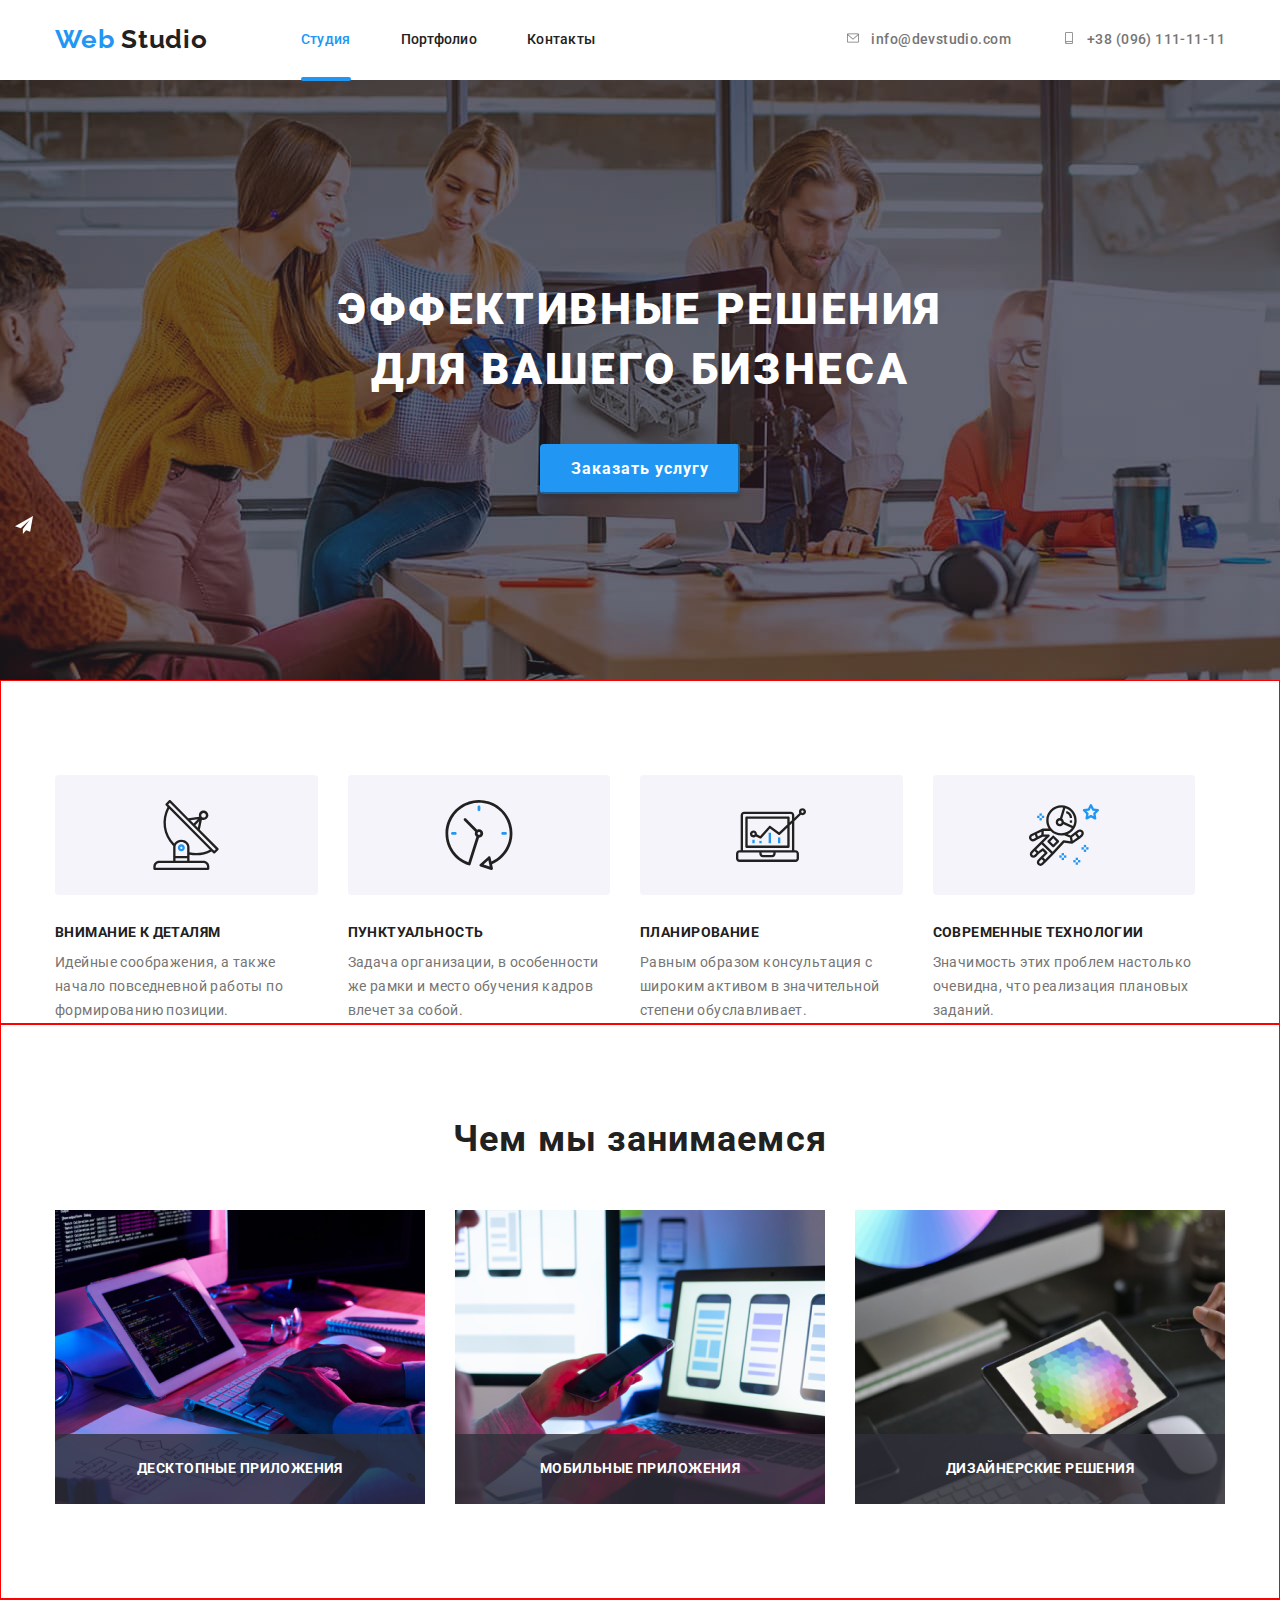
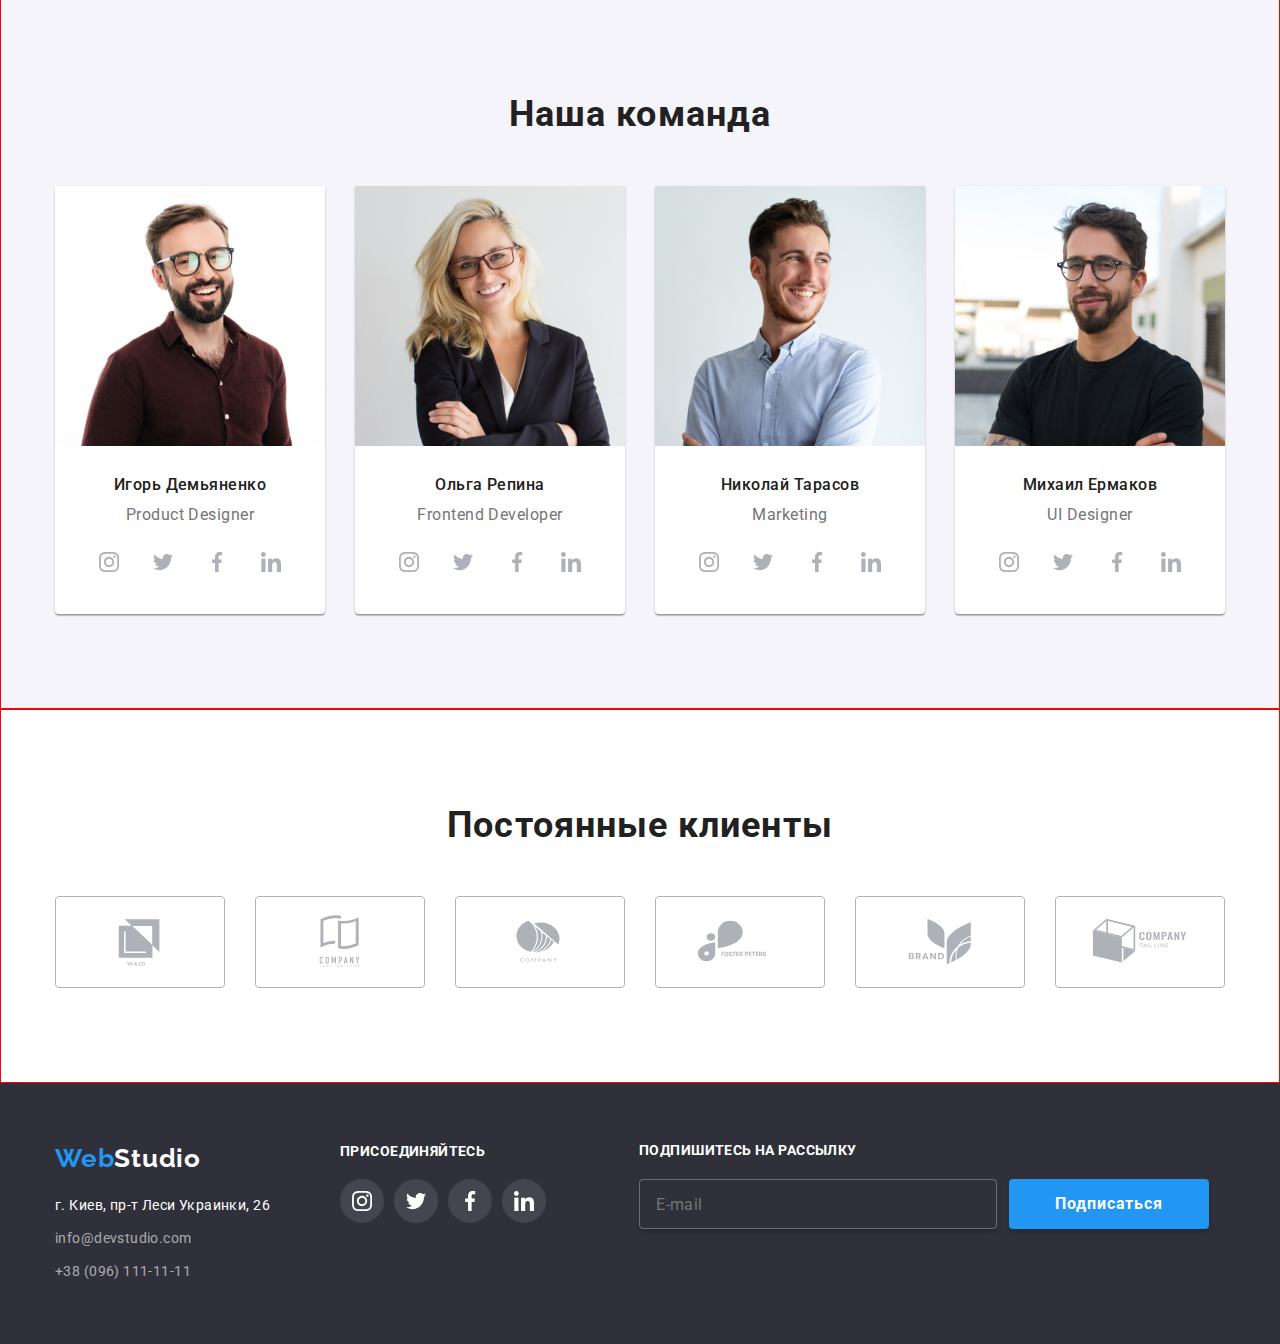
<file: index.html>
<!DOCTYPE html>
<html lang="ru">
  <head>
    <meta charset="UTF-8" />
    <meta http-equiv="X-UA-Compatible" content="IE=edge" />
    <meta name="viewport" content="width=device-width, initial-scale=1.0" />
    <title>Document</title>
    <link
      rel="stylesheet"
      href="https://cdnjs.cloudflare.com/ajax/libs/modern-normalize/1.1.0/modern-normalize.min.css"
    />
    <link rel="preconnect" href="https://fonts.googleapis.com" />
    <link rel="preconnect" href="https://fonts.gstatic.com" crossorigin />
    <link
      href="https://fonts.googleapis.com/css2?family=Raleway:wght@700&family=Roboto:wght@400;500;700;900&display=swap"
      rel="stylesheet"
    />
    <link rel="stylesheet" href="./css/style.css" />
  </head>
  <body>
    <!--Шапка-->
    <header class="page-header">
      <div class="container main-nav">
        <a lang="en" href="" class="logo"> <span>Web</span> Studio</a>
        <nav>
          <ul class="page-nav">
            <li class="item">
              <a class="page-link current" href="./index.html">Студия</a>
            </li>
            <li class="item">
              <a class="page-link " href="./portfolio.html">Портфолио</a>
            </li>
            <li class="item">
              <a class="page-link  " href="">Контакты</a>
              
            </li>
          </ul>
        </nav>

        <a class="contacts" href="mailto:info@devstudio.com">
          <svg class="contacts-icons">
            <use href="./images/icons.svg#envelope"></use></svg
          >info@devstudio.com</a
        >
        <a class="contacts" href="tel:+380961111111"
          ><svg class="contacts-icons">
            <use href="./images/icons.svg#smartphone"></use>
          </svg>
          +38 (096) 111-11-11</a
        >
      </div>
    </header>
    <main>
      <!--Ефективные решения-->

      <section class="effective-solutions">
        <div class="container">
          <h1 class="effective-title">
            Эффективные решения <br />
            для вашего бизнеса
          </h1>
          <button data-modal-open class="effective-buttons "  type="button">
            Заказать услугу
          </button>
        </div>
      </section>

      <!--Особености-->
      <section class="peculiarities">
        <div class="container">
          <ul class="peculiarities-list">
            <li class="items icon-satellite">
              
              <h3 class="peculiarities-title">Внимание к деталям</h3>
              <p class="peculiarities-text">
                Идейные соображения, а также начало повседневной работы по
                формированию позиции.
              </p>
            </li>
            <li class="items icon-clock " >
              
              <h3 class="peculiarities-title">Пунктуальность</h3>
              <p class="peculiarities-text">
                Задача организации, в особенности же рамки и место обучения
                кадров влечет за собой.
              </p>
            </li>
            <li class="items icon-diagram">
              <h3 class="peculiarities-title">Планирование</h3>
              <p class="peculiarities-text">
                Равным образом консультация с широким активом в значительной
                степени обуславливает.
              </p>
            </li>
            <li class="items icon-astronaut">
              <h3 class="peculiarities-title">Современные технологии</h3>
              <p class="peculiarities-text">
                Значимость этих проблем настолько очевидна, что реализация
                плановых заданий.
              </p>
            </li>
          </ul>
        </div>
      </section>
      <!--Чем занимаемся-->
      <section class="work">
        <div class="container">
          <h3 class="work-title">Чем мы занимаемся</h3>
          <ul class="photo">
            <li class="photo-item">
              <div class="img">
              <img src="./images/img1.jpg" alt="смена дисплея" width="370" />
              <div class="img-info">
                <h4 img-title> Десктопные приложения </h4>
              </div>
            </div>
            </li>
            <li class="photo-item">
              <div class="img">
              <img src="./images/img2.jpg" alt="Печатать" width="370" />
              <div class="img-info">
                <h4>Мобильные приложения</h4>
              </div>
            </div>
            </li>
            <li class="photo-item">
              <div class="img">
                <img src="./images/img3.jpg" alt="Смена цвета" width="370" />
                <div class="img-info">
                  <h4>Дизайнерские решения</h4>
                </div>
              </div>
              </li>

          </ul>
        </div>
      </section>
      <!--Наша Комана-->
      <section class="team">
        <div class="container">
          <h2 class="team-title">Наша команда</h2>
          <ul class="team-list">
            <li class="team-item">
              <img src="./images/igor.jpg" alt="Игорь" width="270" />
              <div class="team-wrap">
                <h3 class="team-name">Игорь Демьяненко</h3>
                <p class="team-text" lang="en">Product Designer</p>
               <ul class="social-list">
                <li class="social-item"> <a href="" class="social-link">
                  <svg class="social-icon" width="20" height="20">
                    <use href="./images/icons.svg#instagram" ></use>
                  </svg>
                </a> </li>
                <li class="social-item"><a href="" class="social-link">
                  <svg class="social-icon" width="20" height="20">
                    <use href="./images/icons.svg#twitter" ></use>
                  </svg>
                </a> </li>
                <li class="social-item"><a href="" class="social-link">
                  <svg class="social-icon" width="20" height="20">
                    <use href="./images/icons.svg#facebook" ></use>
                  </svg>
                </a> </li>
                <li class="social-item"><a href="" class="social-link">
                  <svg class="social-icon" width="20" height="20">
                    <use href="./images/icons.svg#linkedin" ></use>
                  </svg>
                </a> </li>
              </ul>
              </div>
            </li>
            <li class="team-item">
              <img src="./images/olga.jpg" alt="Ольга" width="270" />
              <div class="team-wrap">
                <h3 class="team-name">Ольга Репина</h3>
                <p class="team-text" lang="en">Frontend Developer</p>
              <ul class="social-list">
                <li class="social-item"> <a href="" class="social-link">
                  <svg class="social-icon" width="20" height="20">
                    <use href="./images/icons.svg#instagram" ></use>
                  </svg>
                </a> </li>
                <li class="social-item"><a href="" class="social-link">
                  <svg class="social-icon" width="20" height="20">
                    <use href="./images/icons.svg#twitter" ></use>
                  </svg>
                </a> </li>
                <li class="social-item"><a href="" class="social-link">
                  <svg class="social-icon" width="20" height="20">
                    <use href="./images/icons.svg#facebook" ></use>
                  </svg>
                </a> </li>
                <li class="social-item"><a href="" class="social-link">
                  <svg class="social-icon" width="20" height="20">
                    <use href="./images/icons.svg#linkedin" ></use>
                  </svg>
                </a> </li>
              </div>
            </li>
            <li class="team-item" i>
              <img src="./images/nikolay.jpg" alt="Николай" width="270" />
              <div class="team-wrap">
                <h3 class="team-name">Николай Тарасов</h3>
                <p class="team-text" lang="en">Marketing</p>
              <ul class="social-list">
                <li class="social-item"> <a href="" class="social-link">
                  <svg class="social-icon" width="20" height="20">
                    <use href="./images/icons.svg#instagram" ></use>
                  </svg>
                </a> </li>
                <li class="social-item"><a href="" class="social-link">
                  <svg class="social-icon" width="20" height="20">
                    <use href="./images/icons.svg#twitter" ></use>
                  </svg>
                </a> </li>
                <li class="social-item"><a href="" class="social-link">
                  <svg class="social-icon" width="20" height="20">
                    <use href="./images/icons.svg#facebook" ></use>
                  </svg>
                </a> </li>
                <li class="social-item"><a href="" class="social-link">
                  <svg class="social-icon" width="20" height="20">
                    <use href="./images/icons.svg#linkedin" ></use>
                  </svg>
                </a> </li>
              </div>
            </li>
            <li class="team-item">
              <img src="./images/michael.jpg" alt="Михаил" width="270" />
              <div class="team-wrap">
                <h3 class="team-name">Михаил Ермаков</h3>
                <p class="team-text" lang="en">UI Designer</p>
              <ul class="social-list">
                <li class="social-item"> <a href="" class="social-link">
                  <svg class="social-icon" width="20" height="20">
                    <use href="./images/icons.svg#instagram" ></use>
                  </svg>
                </a> </li>
                <li class="social-item"><a href="" class="social-link">
                  <svg class="social-icon" width="20" height="20">
                    <use href="./images/icons.svg#twitter" ></use>
                  </svg>
                </a> </li>
                <li class="social-item"><a href="" class="social-link">
                  <svg class="social-icon" width="20" height="20">
                    <use href="./images/icons.svg#facebook" ></use>
                  </svg>
                </a> </li>
                <li class="social-item"><a href="" class="social-link">
                  <svg class="social-icon" width="20" height="20">
                    <use href="./images/icons.svg#linkedin" ></use>
                  </svg>
                </a> </li>
              </div>
            </li>
          </ul>
        </div>
      </section>
      <!--Постояные клиенты-->
      <section class="regular-customers">
        <div class="container">
          <h3 class="clients">Постоянные клиенты</h3>
          <ul class="customer-list">
            <li class="customer-item">
             <a href="" class="customer-link">
              <svg class="customer-icon" width="106px" heigt="60px">
                <use href="./images/icons.svg#yoco"></use>
              </svg></a>
            </li>
            <li class="customer-item">
              <a href="" class="customer-link">
              <svg class="customer-icon " width="106" heigt="60">
                <use href="./images/icons.svg#teglinehere"></use>
              </svg></a>
            </li>
            <li class="customer-item">
              <a href="" class="customer-link">
              <svg class="customer-icon" width="106" heigt="60">
                <use href="./images/icons.svg#company"></use>
              </svg></a>
            </li>
            <li class="customer-item">
              <a href="" class="customer-link">
              <svg class="customer-icon" width="106" heigt="60">
                <use href="./images/icons.svg#fosterpeters"></use>
              </svg></a>
            </li>
            <li class="customer-item">
              <a href="" class="customer-link">
              <svg class="customer-icon" width="106" heigt="60">
                <use href="./images/icons.svg#brand"></use>
              </svg></a>
            </li>
            <li class="customer-item">
              <a href="" class="customer-link">
              <svg class="customer-icon" width="106" heigt="60">
                <use href="./images/icons.svg#tegline"></use>
              </svg></a>
            </li>
          </ul>
        </div>
      </section>
    </main>
    <!--Подвал-->

    <footer class="footer">
      <div class="container contaiter-footer" >
        <div class="address-footer" >
        <a class="logo" lang="en" href=""><span>Web</span>Studio</a>
        <address class="address">г. Киев, пр-т Леси Украинки, 26</address>
        <a class="footer-contacts" href="mailto:info@devstudio.com"
          >info@devstudio.com</a
        >
        <a class="footer-contacts" href="tel:+380961111111"
          >+38 (096) 111-11-11</a
        >
      </div>
      <div class="join-box ">
        <p class="join-title">присоединяйтесь</p>
        <ul class="join-list">
          <li class="join-item"><a class="join-link" href=""><svg class="join-icon" width="20" height="20">
            <use href="./images/icons.svg#instagram"></use>
          </svg> </a></li>
          <li class="join-item"><a href="" class="join-link"><svg class="join-icon"width="20" height="20">
            <use href="./images/icons.svg#twitter "></use></a></li>
          <li class="join-item"><a href="" class="join-link"><svg class="join-icon" width="20" height="20">
            <use href="./images/icons.svg#facebook"></use></a></li>
          <li class="join-item"><a href="" class="join-link"><svg class="join-icon" width="20" height="20">
            <use href="./images/icons.svg#linkedin"></use></a></li>
        </ul>
      </div>
         <form class="join-us">
        <p class="join-title-us">Подпишитесь на рассылку</p>
        <div class="join-form">
          <label for="mail" class="form-label visually-hidden">Почта</label>
          <input type="email" class="join-us-mail" name="mail" id="mail" placeholder="E-mail">
          <button type="submit" class="button-close">
            <b class="button-text">Подписаться</b>
            <svg class="form-icon" width="18" heigth="18">
              <use href="./images/icons.svg#icon-send"></use>
            </svg>
          </button>

        </div>
      </form>

    </div>
     
    </footer>
    <div class="backdrop is-hidden" data-modal>
      <div class="modal">
        <h2 class="form-title">Оставьте свои данные, мы вам перезвоним </h2>
        <form  class="form" autocomplete="off">
            <div class="form-block" role="group">
              <label class="form-label" for="name">Имя</label>
              <input class="form-input" type="name" id="name">
              <svg class="form-icon" width="18" height="18">
                <use href="./images/icons.svg#person"></use>
              </svg>
            </div>
            <div class="form-block" role="group">
             <label class="form-label" for="tel">Телефон</label>
             <input class="form-input" type="tel" id="tel">
             <svg class="form-icon" width="18" height="18">
                <use href="./images/icons.svg#phone"></use>
              </svg>
            </div>
            <div class="form-block" role="group">
              <label class="form-label" for="mail">Почта</label>
              <input class="form-input" type="mail" id="mail">
              <svg class="form-icon" width="18" height="18">
                  <use href="./images/icons.svg#maill"></use>
                </svg>
            </div> 
            <div class="form-block-textarea">
              <label class="form-label" for="textarea">Комментарий</label>
              <textarea class="form-textarea"  id="textarea" placeholder="Введите текст"></textarea>
            </div>  
          
            <button class="form-button"  >Отправить</button>
        
          </form>

        
         <button type="button" class="close" data-modal-close>
            <svg class="icon-close" width="11" height="11">
               <use href="./images/icons.svg#close"></use>
            </svg>
         </button>
      </div>

    </div>
    <script src="./js/modal.js"></script>
  </body>
</html>
</file>
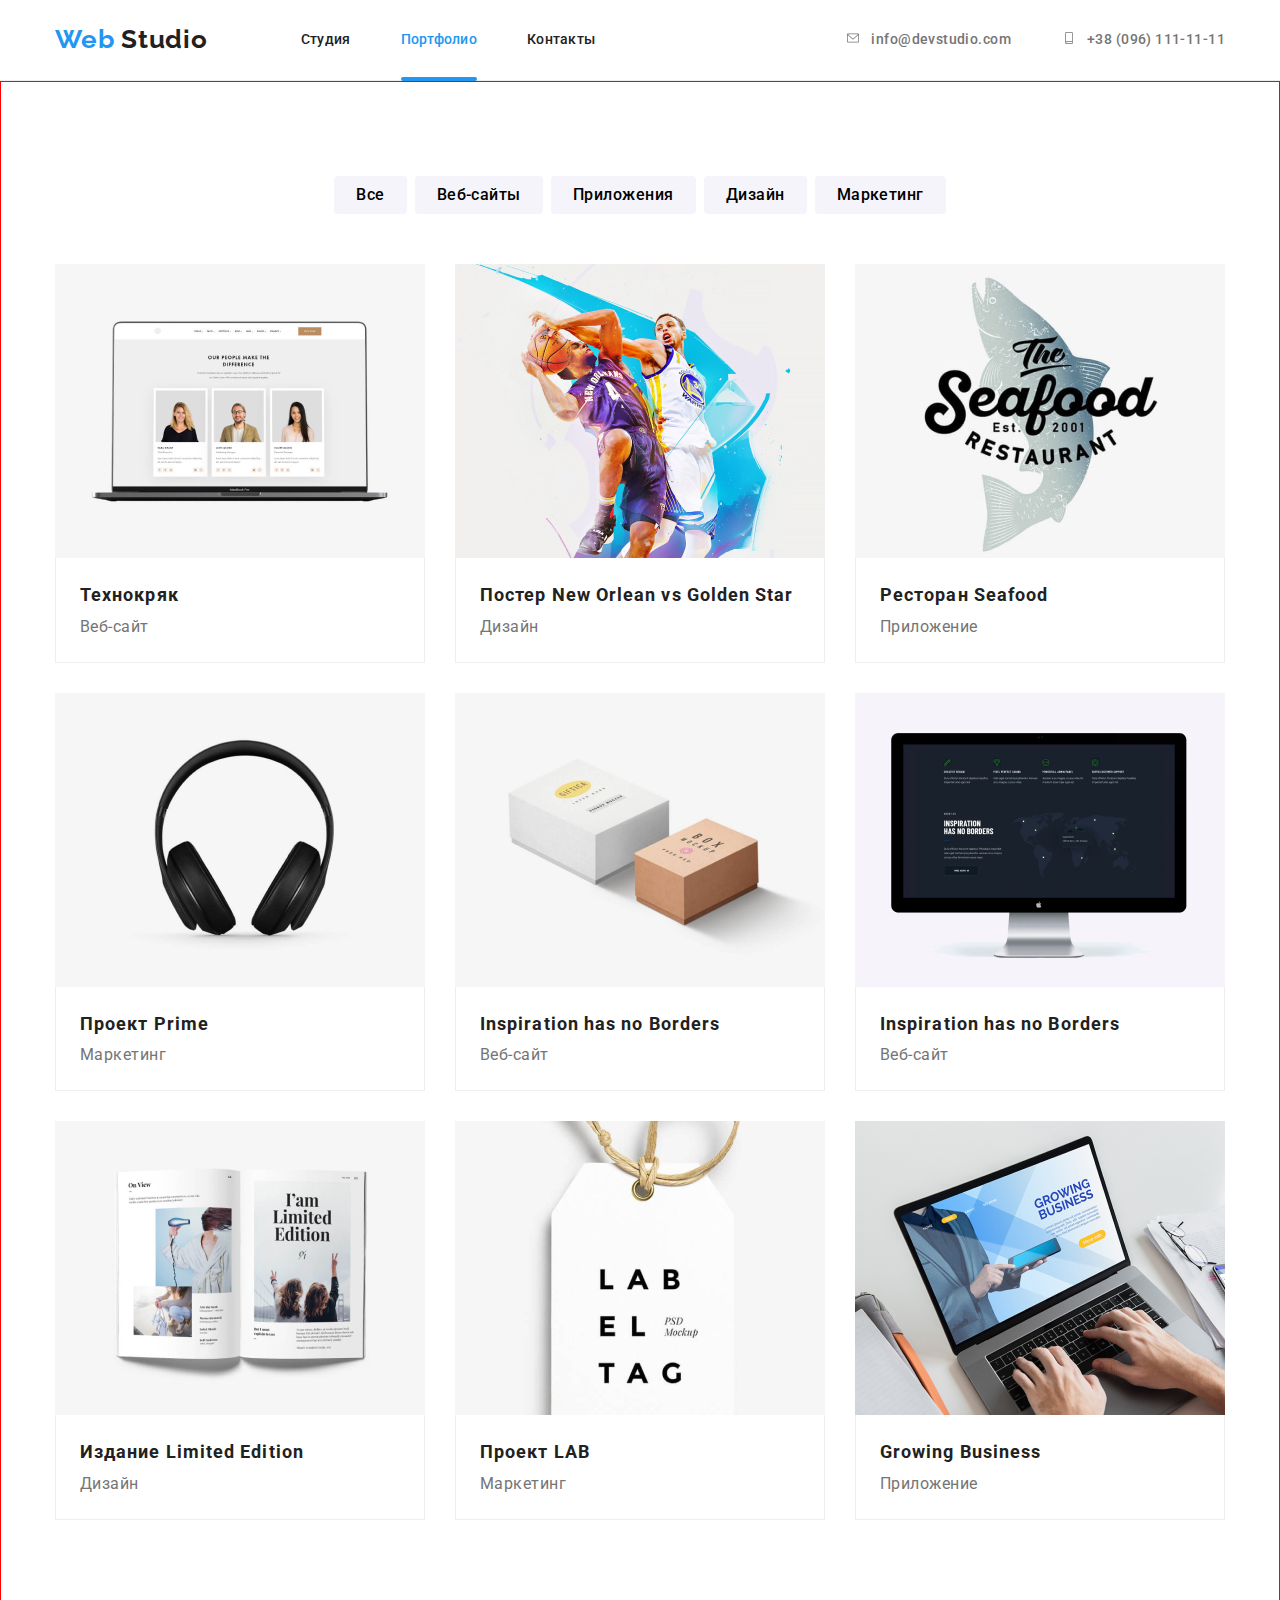
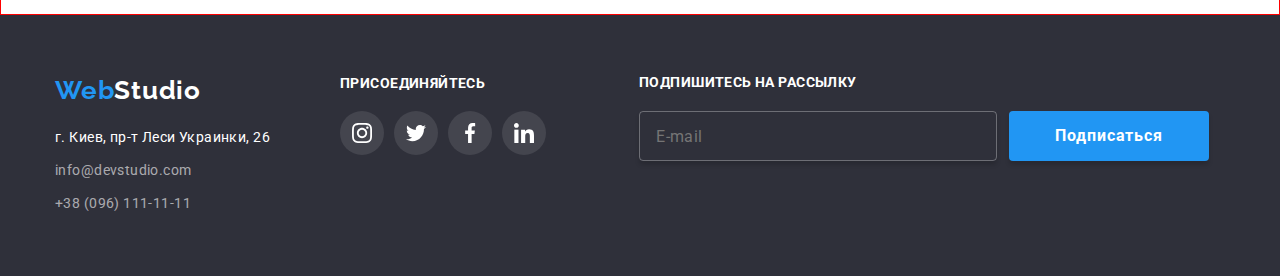
<file: portfolio.html>
<!DOCTYPE html>
<html lang="ru">
  <head>
    <meta charset="UTF-8" />
    <meta http-equiv="X-UA-Compatible" content="IE=edge" />
    <meta name="viewport" content="width=device-width, initial-scale=1.0" />
    <title>Document</title>
    <link
      rel="stylesheet"
      href="https://cdnjs.cloudflare.com/ajax/libs/modern-normalize/1.1.0/modern-normalize.min.css"
    />
    <link rel="preconnect" href="https://fonts.googleapis.com" />
    <link rel="preconnect" href="https://fonts.gstatic.com" crossorigin />
    <link
      href="https://fonts.googleapis.com/css2?family=Raleway:wght@700&family=Roboto:wght@400;500;700;900&display=swap"
      rel="stylesheet"
    />
    <link rel="stylesheet" href="./css/style.css" />
  </head>
  <body>
    <!--Шапка-->
    
      <header class="page-header page-portfolio ">
       
        <div class="container main-nav ">
        <a lang="en" href="" class="logo"> <span>Web</span> Studio</a>
        <nav>
  
  
          <ul class="page-nav" >
            <li class="item">
              <a class="page-link   " href="./index.html">Студия</a>
            </li>
            <li class="item">
              <a class="page-link current" href="./portfolio.html">Портфолио</a>
            </li>
            <li class="item">
              <a class="page-link  href="">Контакты</a>
            </li >
          </ul>
        </nav>
        <a class="contacts" href="mailto:info@devstudio.com">
          <svg class="contacts-icons">
            <use href="./images/icons.svg#envelope"></use></svg
          >info@devstudio.com</a
        >
        <a class="contacts" href="tel:+380961111111"
          ><svg class="contacts-icons">
            <use href="./images/icons.svg#smartphone"></use>
          </svg>
          +38 (096) 111-11-11</a
        >
        </div>
      
      </header>
      <main>
        
        <section class="button">
         <div class="container">
          <ul class="navigation">
            <li class="navigation-item">
              <button class="navigation-button" type="button">Все</button>
            </li>
            <li class="navigation-item">
              <button class="navigation-button" type="button">Веб-сайты</button>
            </li>
            <li class="navigation-item">
              <button class="navigation-button" type="button">
                Приложения
              </button>
            </li>
            <li class="navigation-item">
              <button class="navigation-button" type="button">Дизайн</button>
            </li>
            <li class="navigation-item">
              <button class="navigation-button" type="button">Маркетинг</button>
            </li>
          </ul>
          
          <ul class="portfolio">
            <li class="portfolio-item">
              
               <a class="portfolio-link" href="">
              <div class="overlay-box">
                <img
                  src="./images/portfolio/laptop.jpg"
                  alt="laptop"
                  width="370"
                />
              
              <div class="overlay">
                <p class="overlay-text">Ресурс предлагает комплексные предложения с разным уровнем функционала и сервисов. Все это позволит посетителю получить исчерпывающие сведения о компании или частном лице</p>
              </div>
              </div>
                 <div class="portfolio-wap">
                <h2 class="portfolio-title">Технокряк</h2>
                <p class="portfolio-text">Веб-сайт</p>
               </div>
              </a>
            </li>
            <li class="portfolio-item" >
          
              <a class="portfolio-link" href="">
                <div class="overlay-box">
                <img
                  src="./images/portfolio/basketball.jpg"
                  alt="basketball"
                  width="370"
                />
                <div class="overlay">
                <p class="overlay-text">Ресурс предлагает комплексные предложения с разным уровнем функционала и сервисов. Все это позволит посетителю получить исчерпывающие сведения о компании или частном лице</p>
              </div>
              </div>
                <div class="portfolio-wap">
                <h2 class="portfolio-title">
                  Постер New Orlean vs Golden Star
                </h2>
                <p class="portfolio-text">Дизайн</p>
                </div>
              </a>
            </li>
            <li class="portfolio-item">
              <a class="portfolio-link" href="">
              <div class="overlay-box">
                <img
                  src="./images/portfolio/seafood.jpg"
                  alt="seafood"
                  width="370"
                />
                <div class="overlay">
                <p class="overlay-text">Ресурс предлагает комплексные предложения с разным уровнем функционала и сервисов. Все это позволит посетителю получить исчерпывающие сведения о компании или частном лице</p>
              </div>
              </div>
              <div class="portfolio-wap">
                <h2 class="portfolio-title">Ресторан Seafood</h2>
                <p class="portfolio-text">Приложение</p>
              </div>
              </a>
            </li>
            <li class="portfolio-item">
              <a class="portfolio-link" hr f="">
                <div class="overlay-box">
              
                <img
                  src="./images/portfolio/prime.jpg"
                  alt="prime"
                  width="370"
                />
                <div class="overlay">
                <p class="overlay-text">Ресурс предлагает комплексные предложения с разным уровнем функционала и сервисов. Все это позволит посетителю получить исчерпывающие сведения о компании или частном лице</p>
              </div>
              </div>
                <div class="portfolio-wap">
                <h2 class="portfolio-title">Проект Prime</h2>
                <p class="portfolio-text">Маркетинг</p>
              </div>
              </a>
            </li>
            <li class="portfolio-item">
              <a class="portfolio-link" href="">
                <div class="overlay-box">
                <img
                  src="./images/portfolio/boxes.jpg"
                  alt="boxes"
                  width="370"
                />
                <div class="overlay">
                <p class="overlay-text">Ресурс предлагает комплексные предложения с разным уровнем функционала и сервисов. Все это позволит посетителю получить исчерпывающие сведения о компании или частном лице</p>
              </div>
              </div>
                <div class="portfolio-wap">
                <h2 class="portfolio-title">Inspiration has no Borders</h2>
                <p class="portfolio-text">Веб-сайт</p></div>
              </a>
            </li>
            <li class="portfolio-item">
              <a class="portfolio-link" href="">
                <div class="overlay-box">
                <img
                  src="./images/portfolio/bordes.jpg"
                  alt="bordes"
                  width="370"
                />
                <div class="overlay">
                <p class="overlay-text">Ресурс предлагает комплексные предложения с разным уровнем функционала и сервисов. Все это позволит посетителю получить исчерпывающие сведения о компании или частном лице</p>
              </div>
              </div>
                <div class="portfolio-wap">
                <h2 class="portfolio-title">Inspiration has no Borders</h2>
                <p class="portfolio-text">Веб-сайт</p></div>
              </a>
            </li>
            <li class="portfolio-item">
              <a class="portfolio-link" href="">
                <div class="overlay-box">
                <img
                  src="./images/portfolio/limitededition.jpg"
                  alt="limitededition"
                  width="370"
                />
                <div class="overlay">
                <p class="overlay-text">Ресурс предлагает комплексные предложения с разным уровнем функционала и сервисов. Все это позволит посетителю получить исчерпывающие сведения о компании или частном лице</p>
              </div>
              </div>
                <div class="portfolio-wap">
                <h2 class="portfolio-title">Издание Limited Edition</h2>
                <p class="portfolio-text">Дизайн</p></div>
              </a>
            </li>
            <li class="portfolio-item">
              <a class="portfolio-link" href="">
                <div class="overlay-box">
                <img src="./images/portfolio/lab.jpg" alt="lab" width="370" />
                 <div class="overlay">
                <p class="overlay-text">Ресурс предлагает комплексные предложения с разным уровнем функционала и сервисов. Все это позволит посетителю получить исчерпывающие сведения о компании или частном лице</p>
              </div>
              </div>
               <div class="portfolio-wap">
           <h2 class="portfolio-title">Проект LAB</h2>
                <p class="portfolio-text">Маркетинг</p></div>
              </a>
            </li>
            <li class="portfolio-item">
              <a class="portfolio-link" href="">
                <div class="overlay-box">
                <img
                  src="./images/portfolio/businnes.png"
                  alt="businnes"
                  width="370"
                />
                <div class="overlay">
                <p class="overlay-text">Ресурс предлагает комплексные предложения с разным уровнем функционала и сервисов. Все это позволит посетителю получить исчерпывающие сведения о компании или частном лице</p>
              </div>
              </div>
                <div class="portfolio-wap">
                <h2 class="portfolio-title">Growing Business</h2>
                <p class="portfolio-text">Приложение</p>
              </div>
              </a>
            </li>
          </ul>
        </div>
        </section>
      </main>
      <!--Подвал-->
      <footer class="footer ">
      <div class="container contaiter-footer" >
        <div class="address-footer" >
        <a class="logo" lang="en" href=""><span>Web</span>Studio</a>
        <address class="address">г. Киев, пр-т Леси Украинки, 26</address>
        <a class="footer-contacts" href="mailto:info@devstudio.com"
          >info@devstudio.com</a
        >
        <a class="footer-contacts" href="tel:+380961111111"
          >+38 (096) 111-11-11</a
        >
      </div>
      <div class="join-box ">
        <p class="join-title">присоединяйтесь</p>
        <ul class="join-list">
          <li class="join-item"><a class="join-link" href=""><svg class="join-icon" width="20" height="20">
            <use href="./images/icons.svg#instagram"></use>
          </svg> </a></li>
          <li class="join-item"><a href="" class="join-link"><svg class="join-icon"width="20" height="20">
            <use href="./images/icons.svg#twitter "></use></a></li>
          <li class="join-item"><a href="" class="join-link"><svg class="join-icon" width="20" height="20">
            <use href="./images/icons.svg#facebook"></use></a></li>
          <li class="join-item"><a href="" class="join-link"><svg class="join-icon" width="20" height="20">
            <use href="./images/icons.svg#linkedin"></use></a></li>
        </ul>
      </div>
  <form class="join-us">
        <p class="join-title-us">Подпишитесь на рассылку</p>
        <div class="join-form">
          <label for="mail" class="form-label visually-hidden">Почта</label>
          <input type="email" class="join-us-mail" name="mail" id="mail" placeholder="E-mail">
          <button type="submit" class="button-close">
            <b class="button-text">Подписаться</b>
            <svg class="form-icon" width="18" heigth="18">
              <use href="./images/icons.svg#icon-send"></use>
            </svg>
          </button>

        </div>
      </form>

    </div>
    </footer>
    </div>
  </body>
</html>
</file>
<file: css/style.css>
html {
  box-sizing: border-box;
}
*,
*::before,
*::after {
  box-sizing: inherit;
}
:root {
  --pramary-text-color: #757575;
  --title-text-color: #212121;
  --accent-color: #2196f3;
  --primery-white-color: #ffffff;
  --primery-section-color: #2f303a;
  --pramary-bacground-color: #e5e5e5;
  --promary-contact-color: #ffffff99;
  --promary-button-bacgriund-color: #f5f4fa;
  --promary-icon-color: #afb1b8;
}

/* bady */
body {
  font-family: Roboto, sans-serif;
  color: var(--pramary-text-color);
  background-color: var(--primery-white-color);
}
ul {
  list-style: none;
  margin: 0;
  padding: 0;
}
h1,
h2,
h3,
h4,
h5,
h6 {
  margin: 0px;
}
p {
  margin: 0;
}
img {
  display: block;
  max-width: 100%;
  height: auto;
}

.container {
  margin: 0 auto;
  padding-left: 15px;
  padding-right: 15px;
  width: 1200px;
}
.contacts-icons {
  display: inline-block;
  width: 16px;
  height: 12px;
  margin-right: 10px;
}
.contacts-icons:hover,
.contacts-icons:focus {
  fill: var(--accent-color);
  color: #2196f3;
}
.contacts {
  /* padding-top: 32px;
  padding-bottom: 32px; */
  display: flex;
  margin-left: auto;
  text-decoration: none;
  font-size: 14px;
  font-weight: 500;
  line-height: 1.14;
  letter-spacing: 0.03em;
  color: var(--pramary-text-color);
  fill: var(--pramary-text-color);
}
.contacts + .contacts {
  margin-left: 50px;
}
.contacts:hover,
.contacts:focus {
  color: var(--accent-color);
  fill: var(--accent-color);
}

/* header */
.main-nav {
  display: flex;
  align-items: center;
}
.page-nav {
  margin: 0;
  padding: 0;
  /* padding-top: 32px;
  padding-bottom: 32px; */
  display: flex;
  text-align: center;
}
.page-nav .item + .item {
  margin-left: 50px;
}
.page-header {
  background-color: var(--primery-white-color);
}
.page-portfolio {
  border-bottom: 1px solid #ececec;
}
.page-header .logo {
  display: block;
  padding-top: 24px;
  padding-bottom: 25px;
  margin-right: 93px;

  text-decoration: none;
  font-family: Raleway, sans-serif;
  font-weight: 700;
  font-size: 26px;
  line-height: 1.19;
  color: var(--title-text-color);
  text-decoration: none;
  letter-spacing: 0.03em;
}

.page-header .page-link {
  position: relative;
  display: inline-block;
  padding: 32px 0 32px 0;
  font-size: 14px;
  font-weight: 500;
  line-height: 1.14;
  color: var(--title-text-color);
  list-style: none;
  text-decoration: none;
  letter-spacing: 0.02em;

  transition: color 250ms cubic-bezier(0.4, 0, 0.2, 1);
}
.page-link.current {
  color: var(--accent-color);
  position: relative;
}
.current::after {
  content: "";

  position: absolute;
  left: 0;
  bottom: -1px;

  display: block;
  width: 100%;
  height: 4px;
  background-color: var(--accent-color);
  border-radius: 2px;
}

.page-header .page-link:hover {
  color: var(--accent-color);
  list-style: none;
}
.page-link:focus {
  color: var(--accent-color);
  list-style: none;
}
.page-link:active {
  color: #2196f3;
  list-style: circle;
}
.effective-solutions {
  padding-top: 200px;
  padding-bottom: 200px;
  margin-left: auto;
  margin-right: auto;
  text-decoration: none;
  text-align: center;
  font-size: 44px;
  font-weight: 900;
  line-height: 1.36;
  text-transform: lowercase;
  background-color: var(--primery-section-color);
  background-image: linear-gradient(
      to right,
      rgba(47, 48, 58, 0.4),
      rgba(47, 48, 58, 0.4)
    ),
    url(../images/bacgroundimg.jpg);
  max-width: 1600px;
  height: 600px;
  background-repeat: no-repeat;
  background-position: center;
}
.effective-solutions .effective-title {
  margin-top: 0px;
  margin-bottom: 30px;
  text-decoration: none;

  text-transform: uppercase;
  font-size: 44px;
  font-weight: 900;
  line-height: 1.36;
  color: var(--primery-white-color);
  letter-spacing: 0.06em;
}
.effective-solutions .effective-buttons {
  width: 200px;
  height: 50px;
  font-family: Roboto, sans-serif;
  font-size: 16px;
  font-weight: 700;
  line-height: 1.875;
  letter-spacing: 0.06em;
  cursor: pointer;
  text-decoration: none;

  box-shadow: 0px 4px 4px rgb(0 0 0 / 15%);
  color: var(--primery-white-color);
  background-color: var(--accent-color);
  border-color: var(--accent-color);
  border-radius: 4px;
  text-align: center;
  letter-spacing: 0.06em;
}

.peculiarities,
.regular-customers,
.work,
.team,
.button {
  padding-top: 94px;
  padding-bottom: 94px;
  border: 1px solid red;
}
/* Особености */
.peculiarities {
  padding-bottom: 0;
}

.peculiarities-title {
  margin-top: 0px;
  margin-bottom: 10px;
  font-size: 14px;
  font-weight: 700;
  line-height: 1.14;
  text-transform: uppercase;
  text-decoration: none;
  color: var(--title-text-color);
  letter-spacing: 0.03em;
}
.peculiarities .peculiarities-text {
  margin-top: 0;
  margin-bottom: 0px;
  text-decoration: none;
  font-size: 14px;
  line-height: 1.71;
  letter-spacing: 0.03em;
}
.peculiarities-list {
  display: flex;
}

.peculiarities-list .item {
  width: 270px;
}
.peculiarities-list :not(:last-child) {
  margin-right: 30px;
}
.items {
  margin-right: 30px;
  width: calc(100% - 30px / 4);
}
.items::before {
  display: block;
  content: "";
  margin-bottom: 30px;
  height: 120px;
  background-size: contain;
  background-repeat: no-repeat;
  background-position: center;
  background-color: var(--promary-button-bacgriund-color);
  border-radius: 4px;
}
.icon-satellite::before {
  background-image: url(../images/satellite.svg);
  background-size: 70px 70px;
}
.icon-clock::before {
  background-image: url(../images/clock.svg);
  background-size: 70px 70px;
}
.icon-diagram::before {
  background-image: url(../images/diagram.svg);
  background-size: 70px 70px;
}

.icon-astronaut::before {
  background-image: url(../images/astronaut.svg);
  background-size: 70px 70px;
}

/* чем занимаються */
.photo {
  display: flex;
  padding-left: 0;
}

.work .work-title {
  text-align: center;
  margin-bottom: 50px;
  text-decoration: none;
  font-size: 36px;
  font-weight: 700;
  line-height: 1.16;
  letter-spacing: 0.03em;
  color: var(--title-text-color);
}
.photo-item {
  width: calc((100% - 60px) / 3);
}
.photo-item:not(:last-child) {
  margin-right: 30px;
}
.img {
  position: relative;
}
.img-info {
  position: absolute;
  bottom: 0;
  text-transform: uppercase;
  width: 370px;
  height: 70px;
  padding-top: 27px;
  background: rgba(47, 48, 58, 0.8);
  font-family: Roboto;
  font-size: 14px;
  font-weight: 700;
  line-height: 1.14;
  letter-spacing: 0.03em;
  text-align: center;
  color: var(--primery-white-color);
}

/* наша команда */
.team {
  background-color: var(--promary-button-bacgriund-color);
}
.team .team-title {
  margin-bottom: 50px;

  text-align: center;
  font-size: 36px;
  font-weight: 700;
  line-height: 1.16;
  color: var(--title-text-color);
  letter-spacing: 0.03em;
}
.team .team-name {
  font-size: 16px;
  font-weight: 500;
  line-height: 1.18;
  color: var(--title-text-color);
  text-align: center;
  letter-spacing: 0.03em;
}
.team .team-text {
  margin-top: 10px;
  text-decoration: none;
  font-size: 16px;
  line-height: 1.19;
  letter-spacing: 0.03em;
  text-align: center;
}
.team-list {
  display: flex;
}
.team-item {
  background-color: var(--primery-white-color);
  width: calc((100%-90) / 4);
  margin-right: 30px;

  box-shadow: 0px 1px 3px rgba(0, 0, 0, 0.12), 0px 1px 1px rgba(0, 0, 0, 0.14),
    0px 2px 1px rgba(0, 0, 0, 0.2);
  border-radius: 0px 0px 4px 4px;
}
.team-item:nth-child(4n) {
  margin-right: 0px;
}
.team-wrap {
  padding-top: 30px;
  padding-bottom: 30px;
}
.social-list {
  display: flex;
  justify-content: center;
}

.social-item + .social-item {
  margin-left: 10px;
}

.social-link {
  width: 44px;
  height: 44px;
  margin-top: 16px;
  background-color: var(--primery-white-color);
  border-radius: 50%;
  display: flex;
  justify-content: center;
  align-items: center;
  fill: var(--promary-icon-color);
  transition: color 250ms, background-color 250ms, fill 250ms;
  transition-timing-function: cubic-bezier(0.4, 0, 0.2, 1);
}

.social-link:hover,
.social-link:focus {
  background-color: var(--accent-color);
  fill: var(--primery-white-color);
}

/* Постояные клиенты */
.clients {
  margin: 0;
  padding: 0;

  font-family: Roboto;
  font-size: 36px;
  font-weight: 700;
  line-height: 42px;
  letter-spacing: 0.03em;
  text-align: center;
  background-color: var(--primery-white-color);
  color: var(--title-text-color);
}
.customer-list {
  display: flex;
  justify-content: center;
  margin-top: 50px;
}

.customer-item {
  display: flex;
  justify-content: center;
}
.customer-link {
  display: flex;
  justify-content: center;
  align-items: center;
  width: 170px;
  height: 92px;
  fill: var(--promary-icon-color);
  background-color: var(--primery-white-color);
  color: var(--promary-icon-color);
  border: 1px solid #afb1b8;
  border-radius: 4px;
  transition: color 250ms, fill 250ms, background-color 250ms, box-shadow 250ms;
  transition-timing-function: cubic-bezier(0.4, 0, 0.2, 1);
}
.customer-item:not(:last-child) {
  margin-left: 0;
  margin-right: 30px;
}

.customer-link:hover,
.customer-link:focus {
  color: var(--accent-color);
  border: 1px solid var(--accent-color);
  fill: var(--accent-color);
}

.customer-icon {
  width: 106px;
  height: 60px;
}

/* Портфолио навигация */
.navigation {
  display: flex;
  justify-content: center;
}

.navigation .navigation-button {
  padding: 6px 22px;
  font-family: Roboto, sans-serif;
  cursor: pointer;
  font-size: 16px;
  font-weight: 500;
  line-height: 1.62;
  letter-spacing: 0.03em;
  background-color: var(--promary-button-bacgriund-color);
  border-radius: 4px;
  border-style: unset;
  transition: color 250ms, background 250ms, box-shadow 250ms;
  transition-timing-function: cubic-bezier(0.4, 0, 0.2, 1);
}
.navigation-button:hover,
.navigation-button:focus {
  color: var(--primery-white-color);
  background-color: var(--accent-color);
  cursor: pointer;
  box-shadow: 0px 3px 1px rgba(0, 0, 0, 0.1), 0px 1px 2px rgba(0, 0, 0, 0.08),
    0px 2px 2px rgba(0, 0, 0, 0.12);
}

.navigation-item:not(:last-child) {
  margin-right: 8px;
}

/* Портфолио */
.portfolio {
  display: flex;
  flex-wrap: wrap;
  margin-top: 50px;
}
.portfolio-item {
  width: calc((100% - 60px) / 3);
  margin-right: 30px;
  margin-bottom: 30px;
}
.portfolio-item:nth-last-child(-n + 3) {
  margin-bottom: 0px;
}
.portfolio-item:nth-child(3n) {
  margin-right: 0px;
}
.portfolio-item:hover {
  box-shadow: 0px 1px 1px rgba(0, 0, 0, 0.12), 0px 4px 4px rgba(0, 0, 0, 0.06),
    1px 4px 6px rgba(0, 0, 0, 0.16);
}
.overlay-box {
  position: relative;
  overflow: hidden;
}

.overlay {
  position: absolute;
  top: 0;
  left: 0;
  width: 100%;
  height: 100%;
  background-color: var(--accent-color);
  opacity: 0;

  transform: translatey(100%);
  transition: transform 250ms cubic-bezier(0.4, 0, 0.2, 1),
    opacity 250ms cubic-bezier(0.4, 0, 0.2, 1);
}

.overlay-text {
  padding: 63px 24px;
  font-weight: 400;
  font-size: 18px;
  line-height: 1.5556;
  letter-spacing: 0.03em;

  color: var(--primery-white-color);
}

.portfolio-link:hover .overlay {
  transform: translatey(0);
  opacity: 1;
}
.portfolio-wap {
  padding-top: 20px;
  padding-left: 24px;
  padding-bottom: 20px;
  border-bottom: 1px solid #eeeeee;
  border-left: 1px solid #eeeeee;
  border-right: 1px solid #eeeeee;
}
.portfolio .portfolio-title {
  text-decoration: none;
  font-size: 18px;
  font-weight: 700;
  line-height: 1.875;
  color: var(--title-text-color);
  letter-spacing: 0.06em;
}
.portfolio .portfolio-text {
  font-size: 16px;
  line-height: 1.875;
  text-decoration: none;
  color: var(--pramary-text-color);
  letter-spacing: 0.03em;
}
.portfolio .portfolio-link {
  text-decoration: none;
}
/* Подвал */
.footer {
  padding-top: 60px;
  padding-bottom: 60px;
  text-decoration: none;
  background-color: var(--primery-section-color);
}
.footer .logo {
  text-decoration: none;
  font-family: Raleway;
  font-size: 26px;
  font-weight: 700;
  line-height: 1.19;
  color: var(--primery-white-color);
  letter-spacing: 0.03em;
}
.footer .address {
  margin-top: 20px;
  font-style: normal;
  font-size: 14px;
  line-height: 1.71;
  color: var(--primery-white-color);
  letter-spacing: 0.03em;
}
.footer .footer-contacts {
  display: block;
  margin-top: 9px;
  text-decoration: none;
  font-size: 14px;
  line-height: 1.71;
  color: var(--promary-contact-color);
  letter-spacing: 0.03em;
}
.contaiter-footer {
  display: flex;
}
.join-box {
  display: block;
  margin-left: 70px;
}
.join-title {
  font-family: "Roboto";
  font-style: normal;
  font-weight: 700;
  font-size: 14px;
  line-height: 16px;
  letter-spacing: 0.03em;
  text-transform: uppercase;
  margin-bottom: 20px;
  color: var(--primery-white-color);
}
.join-list {
  display: flex;
  justify-content: center;
}
.join-link {
  width: 44px;
  height: 44px;
  background-color: rgba(255, 255, 255, 0.1);
  border-radius: 50%;
  display: flex;
  justify-content: center;
  align-items: center;
  color: var(--color-white);
  transition: color 250ms, background 250ms, box-shadow 250ms;
  transition-timing-function: cubic-bezier(0.4, 0, 0.2, 1);
}
.join-icon {
  fill: var(--primery-white-color);
}

.join-item:not(:last-child) {
  margin-right: 10px;
}
.join-link:hover,
.join-link:focus {
  background-color: var(--accent-color);
  color: var(--color-white);
}

.footer .footer-contacts:hover {
  color: var(--accent-color);
}
span {
  color: var(--accent-color);
}
.join-title-us {
  margin-top: 0;
  margin-bottom: 20px;
  color: var(--primery-white-color);
  font-weight: 700;
  font-size: 14px;
  line-height: 1.14;
  letter-spacing: 0.03em;
  text-transform: uppercase;
}
.join-us {
  display: block;
  margin-left: 93px;
}
.join-form {
  display: flex;
}
.form-label {
  margin-bottom: 4px;
  font-weight: 400;
  font-size: 12px;
  line-height: 1.17;
  letter-spacing: 0.01em;
}
.join-us-mail {
  margin-right: 12px;

  width: 358px;
  height: 50px;
  padding: 15px 16px;
  font-weight: 400;
  font-size: 16px;
  line-height: 1.25;
  letter-spacing: 0.03em;
  color: var(--promary-contact-color);
  background-color: inherit;
  border: 1px solid rgba(255, 255, 255, 0.3);
  box-shadow: 0px 4px 4px rgb(0 0 0 / 15%);
  border-radius: 4px;
}

.visually-hidden {
  position: absolute;
  white-space: nowrap;
  width: 1px;
  height: 1px;
  overflow: hidden;
  border: 0;
  padding: 0;
  clip: rect(0 0 0 0);
  clip-path: inset(50%);
  margin: -1px;
}
.button-close {
  display: flex;
  align-items: center;
  justify-content: center;
  width: 200px;
  height: 50px;
  font-weight: 700;
  font-size: 16px;
  line-height: 1.88;
  letter-spacing: 0.06em;
  color: var(--primery-white-color);
  background: var(--accent-color);
  border: 0;
  box-shadow: 0px 4px 4px rgb(0 0 0 / 15%);
  border-radius: 4px;
  transition: background-color 250ms cubic-bezier(0.4, 0, 0.2, 1);
}
.form-icon {
  margin-left: 10px;
}

.button-text {
  font-family: Roboto;
  font-size: 16px;
  font-weight: 700;
  line-height: 1.875;
  letter-spacing: 0.06em;
  text-align: center;
}
.backdrop {
  position: fixed;
  top: 0;
  left: 0;
  width: 100%;
  height: 100%;
  background: rgba(0, 0, 0, 0.2);
}
.backdrop.is-hidden .modal {
  opacity: 0.5;
  transform: translate(-50%, -50%) scale(1.3);

  transition-duration: 300ms;
  transition-timing-function: ease;
}
.backdrop.is-hidden {
  opacity: 0;
  pointer-events: none;
  visibility: hidden;
  transition: opacity 300ms, visibility 300ms;
  transition-timing-function: ease;
}
.modal {
  position: absolute;
  top: 50%;
  left: 50%;
  transform: translate(-50%, -50%) scale(1);

  width: 528px;
  height: 581px;
  padding: 40px;

  background: #ffffff;
  box-shadow: 0px 1px 3px rgba(0, 0, 0, 0.12), 0px 1px 1px rgba(0, 0, 0, 0.14),
    0px 2px 1px rgba(0, 0, 0, 0.2);
  border-radius: 4px;
  opacity: 1;
  transition: transform 250ms cubic-bezier(0.49, 0.02, 0.23, 0.92),
    opacity 250ms cubic-bezier(0.49, 0.02, 0.23, 0.92);
}
.form {
  display: block;
}
.form-label {
  display: block;
  font-size: 12px;
  line-height: 1.66;

  letter-spacing: 0.01em;

  color: var(--pramary-text-color);
}
.form-block {
  margin: 0;
  height: 58px;
  position: relative;
}
.form-block:not(:last-child) {
  margin-bottom: 10px;
}
.form-input {
  width: 100%;
  height: 40px;
  padding: 0 10px 0 42px;
  border: 1px solid rgba(33, 33, 33, 0.2);
  box-sizing: border-box;
  border-radius: 4px;
  transition: fill 250ms, background-color 250ms, box-shadow 250ms;
  transition-timing-function: cubic-bezier(0.4, 0, 0.2, 1);
}
.form-input:hover + .form-icon {
  fill: var(--accent-color);
}

.form-input:hover {
  border: 1px solid #2196f3;
}

.form-icon {
  margin: 0;
  position: absolute;
  top: 50%;
  left: 15px;
}

.form-title {
  margin-bottom: 12px;
  font-family: Roboto;
  font-size: 20px;
  font-weight: 700;
  line-height: 1.15;
  letter-spacing: 0.03em;
  text-align: center;
  color: var(--title-text-color);
}

.close {
  position: absolute;
  top: 8px;
  right: 8px;
  cursor: pointer;
  padding: 0;
  border-radius: 50%;
  background: var(--primery-white-color);
  border: 1px solid rgba(0, 0, 0, 0.1);
  width: 30px;
  height: 30px;
}

.form-button {
  display: flex;
  align-items: center;
  justify-content: center;
  margin-left: auto;
  margin-right: auto;
  width: 200px;
  height: 50px;
  font-weight: 700;
  font-size: 16px;
  line-height: 1.88;
  letter-spacing: 0.06em;
  color: var(--primery-white-color);
  background: var(--accent-color);
  border: 0;
  box-shadow: 0px 4px 4px rgb(0 0 0 / 15%);
  border-radius: 4px;
  transition: background-color 250ms cubic-bezier(0.4, 0, 0.2, 1);
}
</file>
